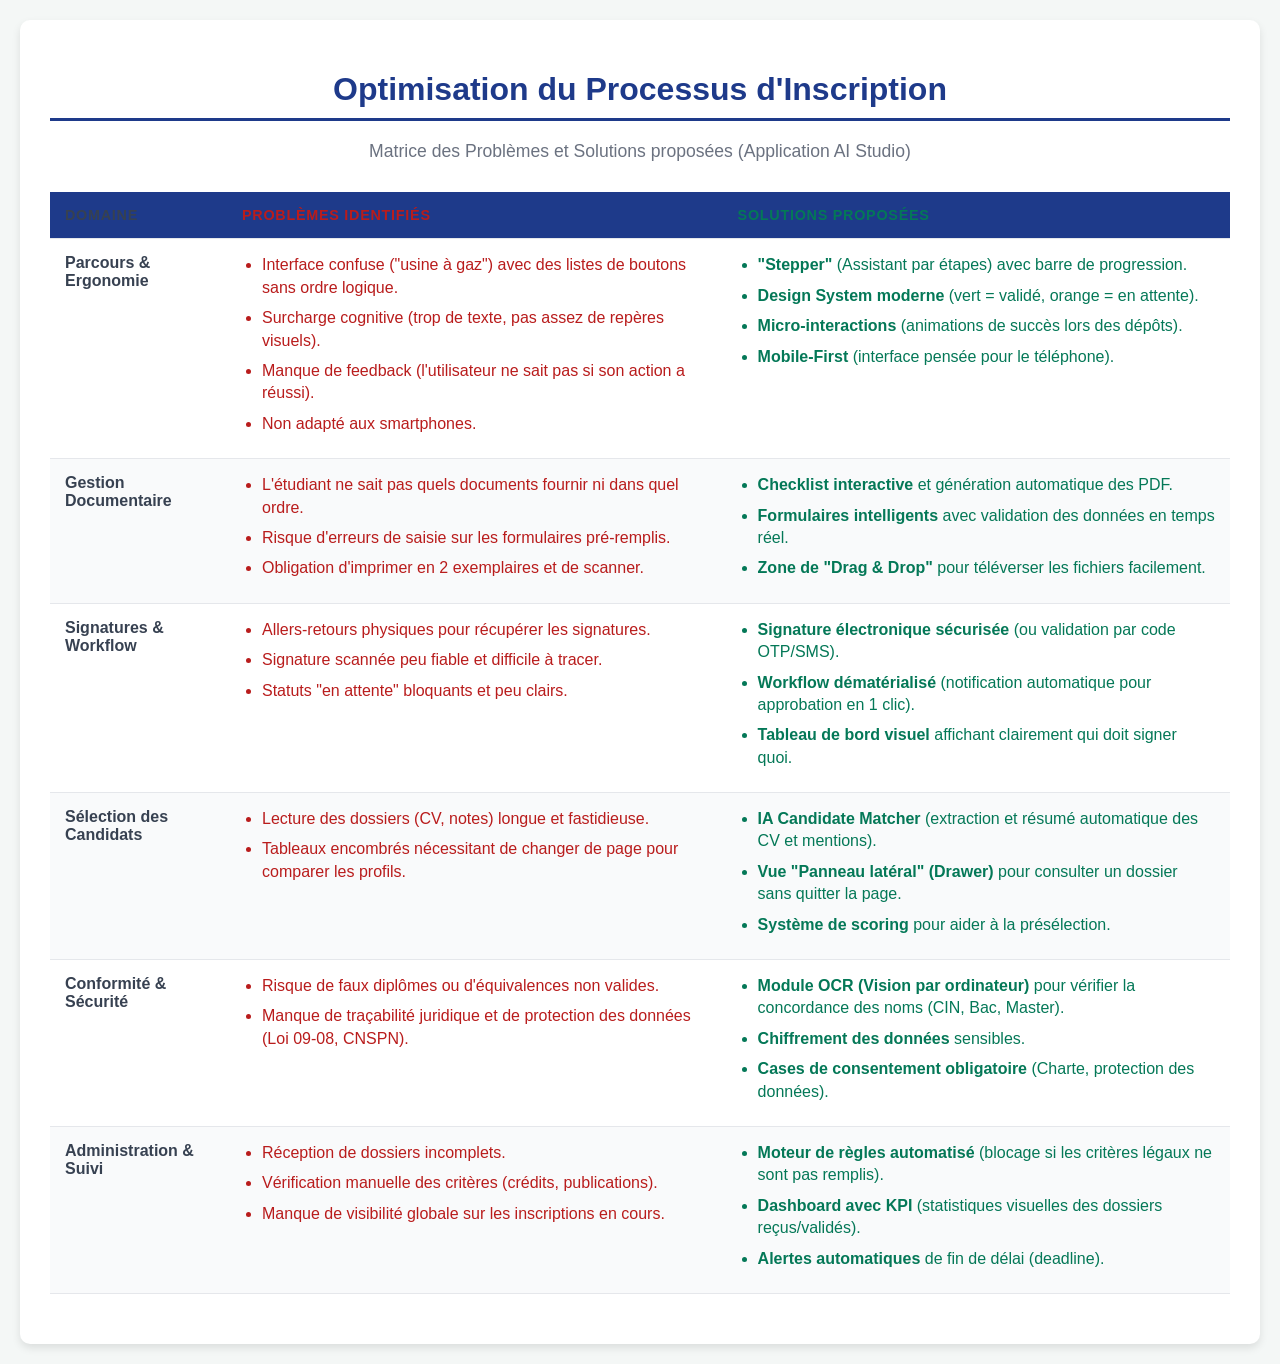
<file: public/assets/aistudio/tableau_1a467010.html>
<!DOCTYPE html>
<html lang="fr">
<head>
    <meta charset="UTF-8">
    <title>Matrice Problèmes / Solutions</title>
    <style>
        body {
            font-family: 'Segoe UI', Tahoma, Geneva, Verdana, sans-serif;
            background-color: #f4f7f6;
            color: #333;
            padding: 20px;
            margin: 0;
        }
        .container {
            max-width: 1200px;
            margin: 0 auto;
            background-color: #fff;
            padding: 30px;
            border-radius: 10px;
            box-shadow: 0 4px 8px rgba(0,0,0,0.1);
        }
        h1 {
            text-align: center;
            color: #1e3a8a;
            border-bottom: 3px solid #1e3a8a;
            padding-bottom: 10px;
            margin-bottom: 20px;
        }
        .subtitle {
            text-align: center;
            color: #6b7280;
            margin-bottom: 30px;
            font-size: 1.1em;
        }
        table {
            width: 100%;
            border-collapse: collapse;
            margin-bottom: 20px;
        }
        th, td {
            padding: 15px;
            text-align: left;
            border-bottom: 1px solid #e5e7eb;
            vertical-align: top;
        }
        th {
            background-color: #1e3a8a;
            color: white;
            font-weight: 600;
            text-transform: uppercase;
            font-size: 0.9em;
            letter-spacing: 0.05em;
        }
        tr:nth-child(even) {
            background-color: #f9fafb;
        }
        tr:hover {
            background-color: #f3f4f6;
        }
        .domain {
            font-weight: bold;
            color: #374151;
            width: 15%;
        }
        .problem {
            color: #b91c1c; /* Rouge pour les problèmes */
            width: 42%;
        }
        .problem ul {
            margin: 0;
            padding-left: 20px;
        }
        .solution {
            color: #047857; /* Vert pour les solutions */
            width: 43%;
        }
        .solution ul {
            margin: 0;
            padding-left: 20px;
        }
        .problem li, .solution li {
            margin-bottom: 8px;
            line-height: 1.4;
        }
        @media print {
            body {
                background-color: #fff;
                padding: 0;
            }
            .container {
                box-shadow: none;
                padding: 0;
            }
            th {
                background-color: #1e3a8a !important;
                color: white !important;
                -webkit-print-color-adjust: exact; 
            }
            tr:nth-child(even) {
                background-color: #f9fafb !important;
                -webkit-print-color-adjust: exact; 
            }
        }
    </style>
</head>
<body>

<div class="container">
    <h1>Optimisation du Processus d'Inscription</h1>
    <div class="subtitle">Matrice des Problèmes et Solutions proposées (Application AI Studio)</div>
    
    <table>
        <thead>
            <tr>
                <th class="domain">Domaine</th>
                <th class="problem">Problèmes identifiés</th>
                <th class="solution">Solutions proposées</th>
            </tr>
        </thead>
        <tbody>
            <tr>
                <td class="domain">Parcours & Ergonomie</td>
                <td class="problem">
                    <ul>
                        <li>Interface confuse ("usine à gaz") avec des listes de boutons sans ordre logique.</li>
                        <li>Surcharge cognitive (trop de texte, pas assez de repères visuels).</li>
                        <li>Manque de feedback (l'utilisateur ne sait pas si son action a réussi).</li>
                        <li>Non adapté aux smartphones.</li>
                    </ul>
                </td>
                <td class="solution">
                    <ul>
                        <li><strong>"Stepper"</strong> (Assistant par étapes) avec barre de progression.</li>
                        <li><strong>Design System moderne</strong> (vert = validé, orange = en attente).</li>
                        <li><strong>Micro-interactions</strong> (animations de succès lors des dépôts).</li>
                        <li><strong>Mobile-First</strong> (interface pensée pour le téléphone).</li>
                    </ul>
                </td>
            </tr>
            <tr>
                <td class="domain">Gestion Documentaire</td>
                <td class="problem">
                    <ul>
                        <li>L'étudiant ne sait pas quels documents fournir ni dans quel ordre.</li>
                        <li>Risque d'erreurs de saisie sur les formulaires pré-remplis.</li>
                        <li>Obligation d'imprimer en 2 exemplaires et de scanner.</li>
                    </ul>
                </td>
                <td class="solution">
                    <ul>
                        <li><strong>Checklist interactive</strong> et génération automatique des PDF.</li>
                        <li><strong>Formulaires intelligents</strong> avec validation des données en temps réel.</li>
                        <li><strong>Zone de "Drag & Drop"</strong> pour téléverser les fichiers facilement.</li>
                    </ul>
                </td>
            </tr>
            <tr>
                <td class="domain">Signatures & Workflow</td>
                <td class="problem">
                    <ul>
                        <li>Allers-retours physiques pour récupérer les signatures.</li>
                        <li>Signature scannée peu fiable et difficile à tracer.</li>
                        <li>Statuts "en attente" bloquants et peu clairs.</li>
                    </ul>
                </td>
                <td class="solution">
                    <ul>
                        <li><strong>Signature électronique sécurisée</strong> (ou validation par code OTP/SMS).</li>
                        <li><strong>Workflow dématérialisé</strong> (notification automatique pour approbation en 1 clic).</li>
                        <li><strong>Tableau de bord visuel</strong> affichant clairement qui doit signer quoi.</li>
                    </ul>
                </td>
            </tr>
            <tr>
                <td class="domain">Sélection des Candidats</td>
                <td class="problem">
                    <ul>
                        <li>Lecture des dossiers (CV, notes) longue et fastidieuse.</li>
                        <li>Tableaux encombrés nécessitant de changer de page pour comparer les profils.</li>
                    </ul>
                </td>
                <td class="solution">
                    <ul>
                        <li><strong>IA Candidate Matcher</strong> (extraction et résumé automatique des CV et mentions).</li>
                        <li><strong>Vue "Panneau latéral" (Drawer)</strong> pour consulter un dossier sans quitter la page.</li>
                        <li><strong>Système de scoring</strong> pour aider à la présélection.</li>
                    </ul>
                </td>
            </tr>
            <tr>
                <td class="domain">Conformité & Sécurité</td>
                <td class="problem">
                    <ul>
                        <li>Risque de faux diplômes ou d'équivalences non valides.</li>
                        <li>Manque de traçabilité juridique et de protection des données (Loi 09-08, CNSPN).</li>
                    </ul>
                </td>
                <td class="solution">
                    <ul>
                        <li><strong>Module OCR (Vision par ordinateur)</strong> pour vérifier la concordance des noms (CIN, Bac, Master).</li>
                        <li><strong>Chiffrement des données</strong> sensibles.</li>
                        <li><strong>Cases de consentement obligatoire</strong> (Charte, protection des données).</li>
                    </ul>
                </td>
            </tr>
            <tr>
                <td class="domain">Administration & Suivi</td>
                <td class="problem">
                    <ul>
                        <li>Réception de dossiers incomplets.</li>
                        <li>Vérification manuelle des critères (crédits, publications).</li>
                        <li>Manque de visibilité globale sur les inscriptions en cours.</li>
                    </ul>
                </td>
                <td class="solution">
                    <ul>
                        <li><strong>Moteur de règles automatisé</strong> (blocage si les critères légaux ne sont pas remplis).</li>
                        <li><strong>Dashboard avec KPI</strong> (statistiques visuelles des dossiers reçus/validés).</li>
                        <li><strong>Alertes automatiques</strong> de fin de délai (deadline).</li>
                    </ul>
                </td>
            </tr>
        </tbody>
    </table>
</div>

</body>
</html>
</file>
